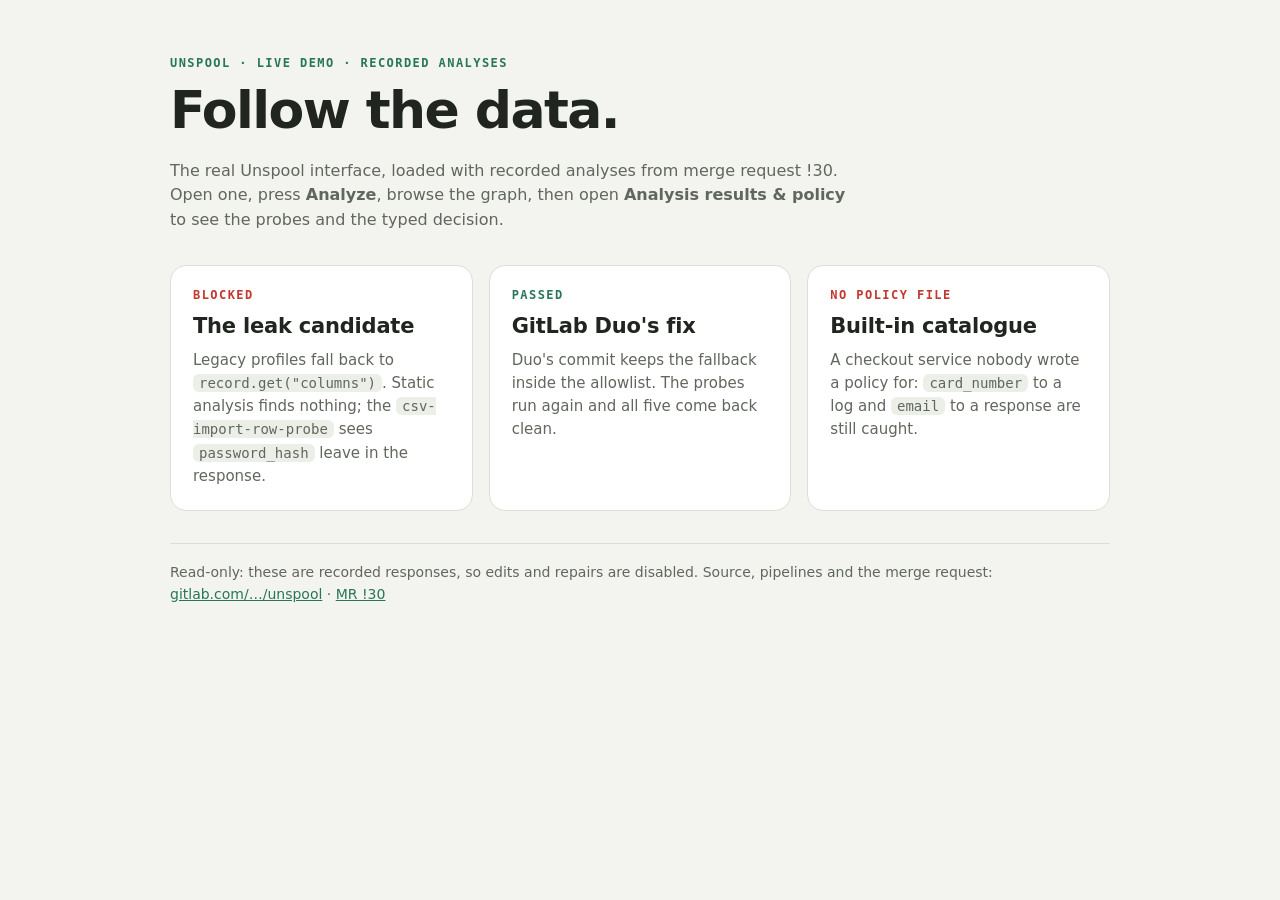
<file: deploy/demo-ui/site/index.html>
<!doctype html>
<html lang="en">
<head>
<meta charset="utf-8">
<meta name="viewport" content="width=device-width, initial-scale=1">
<title>Unspool demo</title>
<style>
  :root { --paper:#f3f3f0; --ink:#20251f; --muted:#60675d; --line:#dcdfd6; --thread:#28765a; --leak:#c2382f; }
  * { box-sizing: border-box; }
  body { margin:0; background:var(--paper); color:var(--ink); font:16px/1.55 -apple-system,BlinkMacSystemFont,"Segoe UI",system-ui,sans-serif; }
  main { max-width: 980px; margin: 0 auto; padding: 56px 20px 64px; }
  h1 { font-size: clamp(34px, 5vw, 52px); letter-spacing: -.03em; margin: 0 0 8px; }
  .lede { color: var(--muted); max-width: 680px; margin: 0 0 32px; }
  .grid { display: grid; grid-template-columns: repeat(auto-fit, minmax(260px, 1fr)); gap: 16px; }
  a.card { display:block; background:#fff; border:1px solid var(--line); border-radius:16px; padding:22px; color:inherit; text-decoration:none; }
  a.card:hover { border-color: var(--thread); box-shadow: 0 12px 30px -18px rgba(32,37,31,.35); }
  .tag { font: 600 12px ui-monospace,SFMono-Regular,Menlo,monospace; letter-spacing:.12em; text-transform:uppercase; }
  .red { color: var(--leak); } .green { color: var(--thread); }
  .card h2 { font-size: 21px; margin: 8px 0 6px; letter-spacing: -.01em; }
  .card p { margin: 0; color: var(--muted); font-size: 15px; }
  code { font: 14px ui-monospace,SFMono-Regular,Menlo,monospace; background:#eceee8; padding:1px 6px; border-radius:6px; }
  .note { margin-top: 32px; font-size: 14px; color: var(--muted); border-top: 1px solid var(--line); padding-top: 18px; }
  .note a { color: var(--thread); }
</style>
</head>
<body>
<main>
  <div class="tag green">Unspool · live demo · recorded analyses</div>
  <h1>Follow the data.</h1>
  <p class="lede">The real Unspool interface, loaded with recorded analyses from merge request !30. Open one, press
    <b>Analyze</b>, browse the graph, then open <b>Analysis results &amp; policy</b> to see the probes and the typed decision.</p>
  <div class="grid">
    <a class="card" href="/app/?d=leak">
      <div class="tag red">Blocked</div>
      <h2>The leak candidate</h2>
      <p>Legacy profiles fall back to <code>record.get("columns")</code>. Static analysis finds nothing; the
        <code>csv-import-row-probe</code> sees <code>password_hash</code> leave in the response.</p>
    </a>
    <a class="card" href="/app/?d=fix">
      <div class="tag green">Passed</div>
      <h2>GitLab Duo's fix</h2>
      <p>Duo's commit keeps the fallback inside the allowlist. The probes run again and all five come back clean.</p>
    </a>
    <a class="card" href="/app/?d=nopolicy">
      <div class="tag red">No policy file</div>
      <h2>Built-in catalogue</h2>
      <p>A checkout service nobody wrote a policy for: <code>card_number</code> to a log and <code>email</code> to a
        response are still caught.</p>
    </a>
  </div>
  <p class="note">Read-only: these are recorded responses, so edits and repairs are disabled.
    Source, pipelines and the merge request:
    <a href="https://gitlab.com/gitlab-ai-hackathon/transcend-october-2026/43244671/unspool">gitlab.com/…/unspool</a> ·
    <a href="https://gitlab.com/gitlab-ai-hackathon/transcend-october-2026/43244671/unspool/-/merge_requests/30">MR !30</a></p>
</main>
</body>
</html>
</file>
